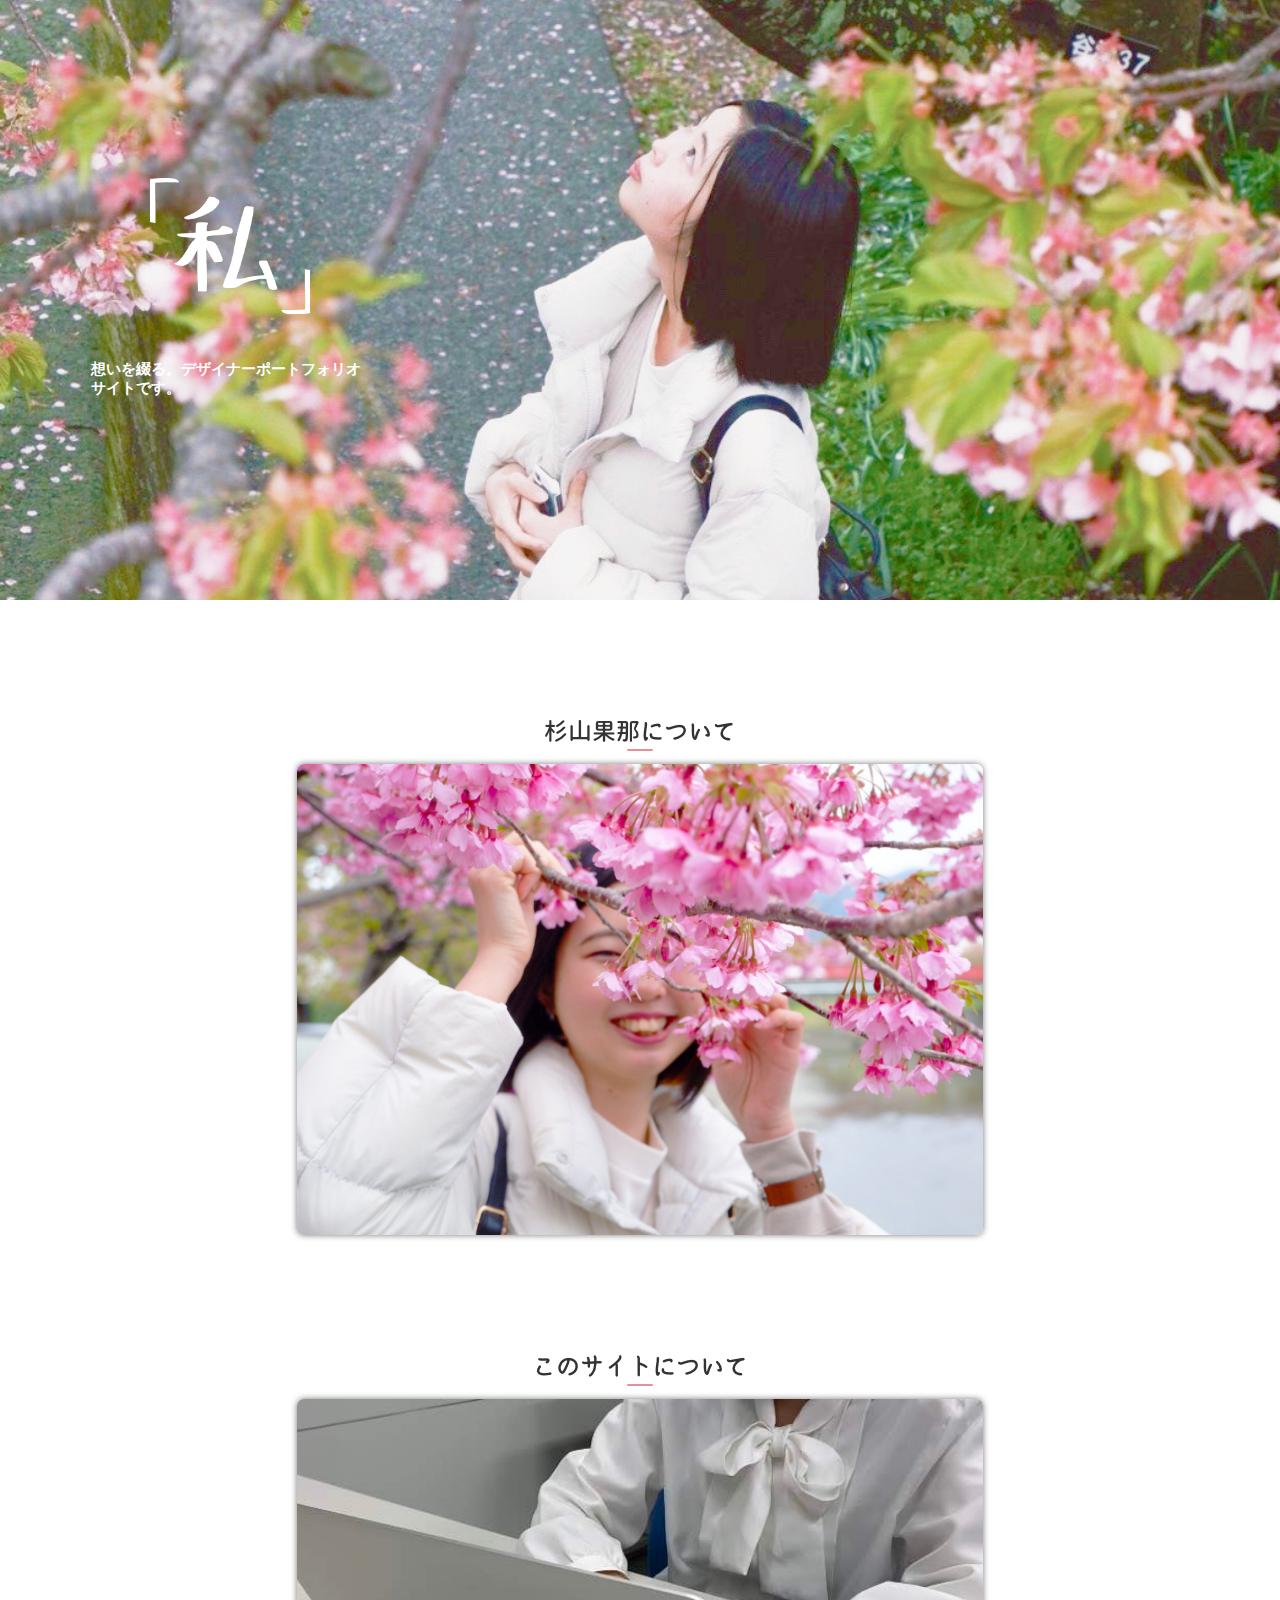
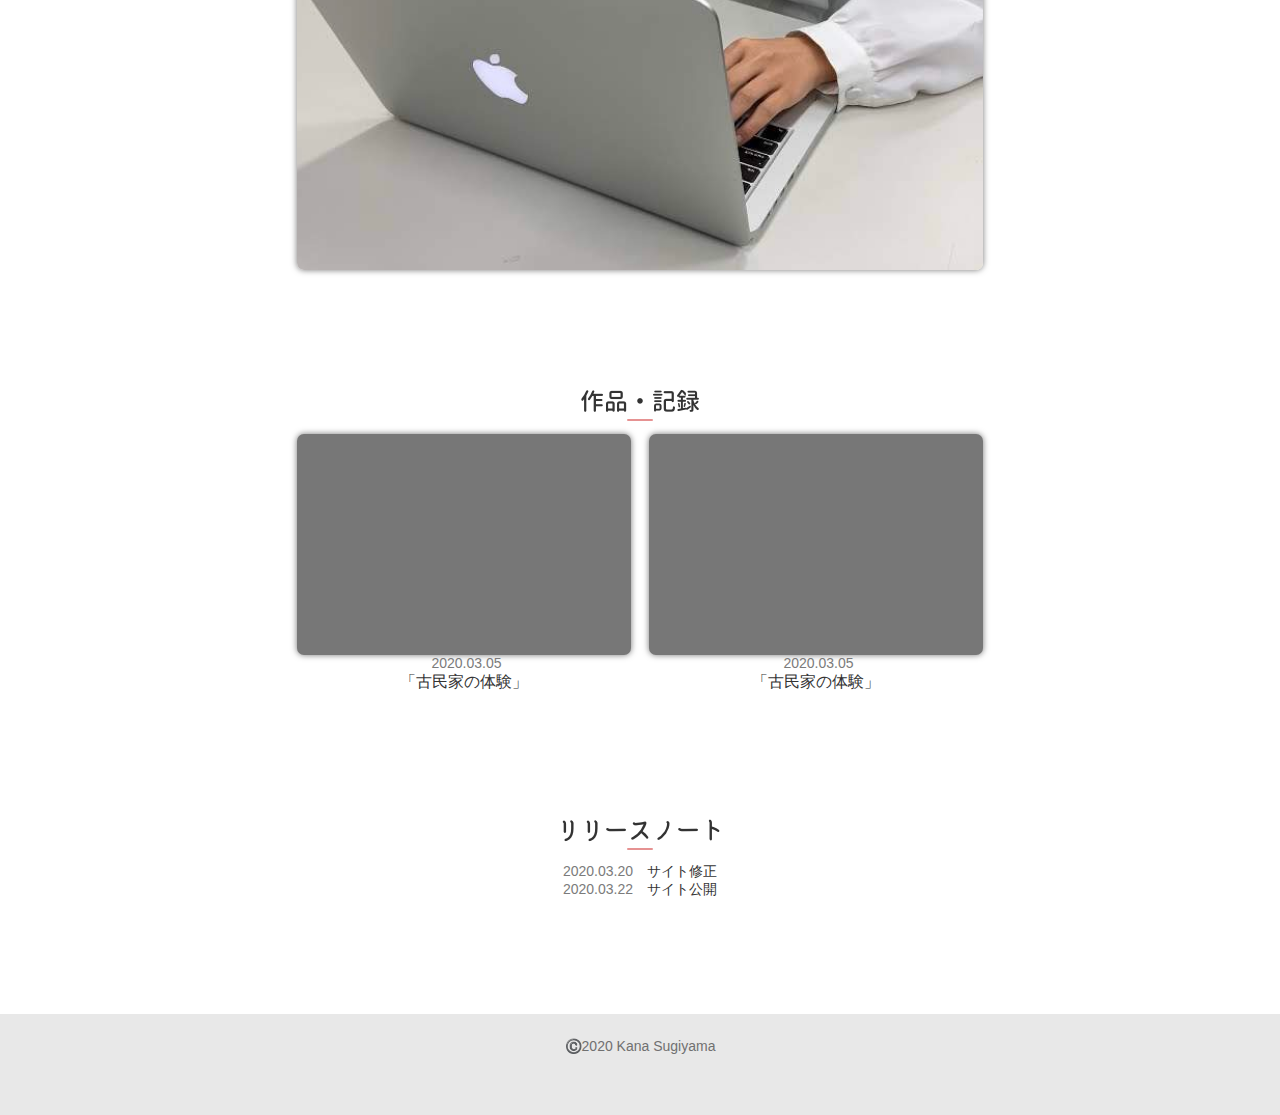
<file: index.html>
<!DOCTYPE html>
<html lang="ja">

<head>
    <meta charset="UTF-8">
    <title>杉山果那</title>
    <meta name="description" content="ポートフォリオサイト">

    <link rel="stylesheet" href="stylesheet.css">
    <meta name="viewport" content="width=device-width,initial-scale=1.0,minimum-scale=1.0">
    <link href="https://use.fontawesome.com/releases/v5.6.1/css/all.css" rel="stylesheet">
</head>

<body class="home">

<header>
<div class="header_rogo">
<!--「私』-->  
</div>

    <h2>
        想いを綴る。デザイナーポートフォリオサイトです。
    </h2>
</header>

<div id="wrapper">

<div class="title">
<img src="img/about_us.png" alt="杉山果那について">
</div>

<a href="about_me.html" target="_blank">
<div class="about_us">
   <!--私の写真--> 
</div>
</a>

<div class="title">
 <img src="img/site_about.png" alt="このサイトについて">
</div>
 
<a href="about_site.html" target="_blank">
<div class="about_site">
     <!--サイト製作中--> 
 </div>
</a>
        

 <div class="title">
<img src="img/record.png" alt="作品・記録">
</div>

<div class="about_record">

<div class="record1">

<a href="record.html" target="_blank">
<div class="record1_img">
<!--作品・記録１-->
</div>
</a> 

<p>
    2020.03.05
</p>
<h3>
    「古民家の体験」
</h3>
</div>


<div class="record2">

<a href="record.html" target="_blank">
<div class="record2_img">
<!--作品・記録２-->      
</div> 
</a>
        
 <p>
    2020.03.05
</p>
 <h3>
    「古民家の体験」
 </h3>
 </div>
</div>

<div class="title">
 <img src="img/riri.png" alt="リリースノート">
 </div>

<ul id="date">
    <li date-post-date="2020.03.20">サイト修正</li>
    <li date-post-date="2020.03.22">サイト公開</li>
</ul>

</div>

<footer>
 ©️2020 Kana Sugiyama
</footer>







</body>


</html>
</file>
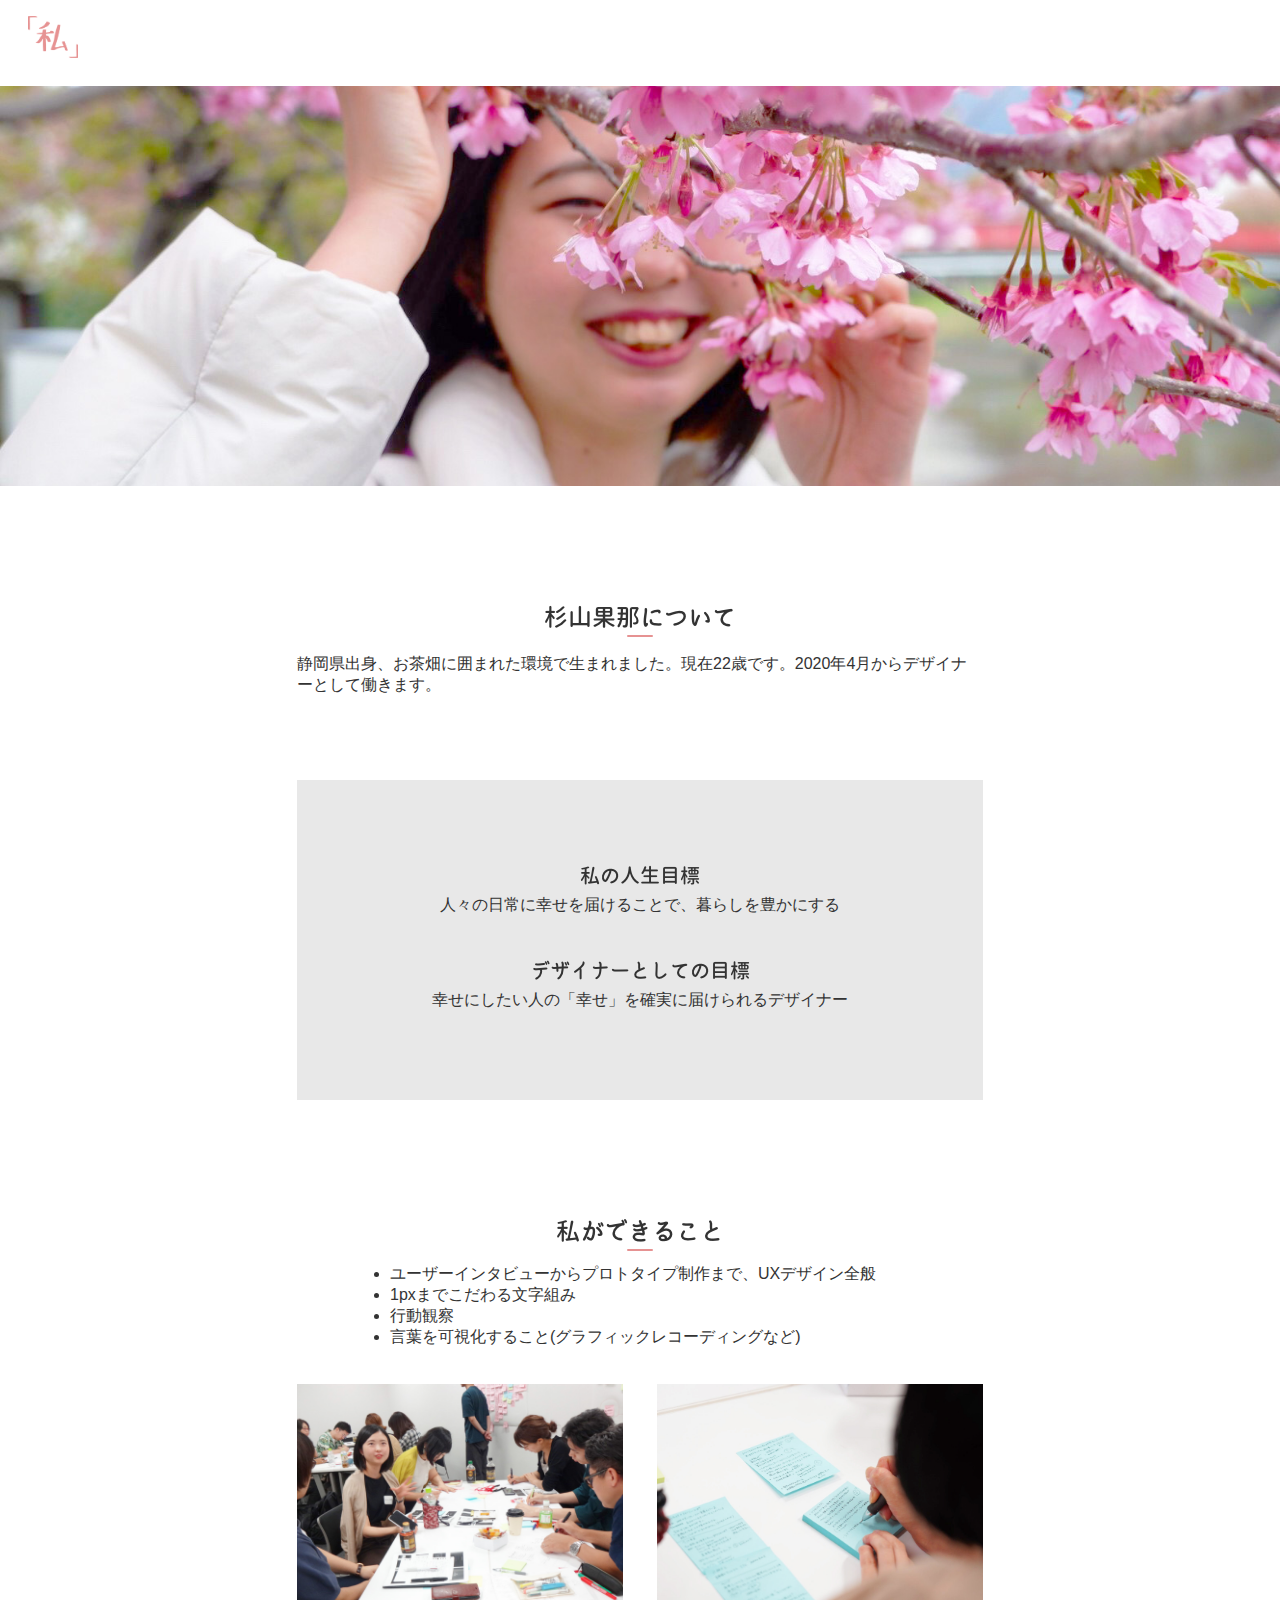
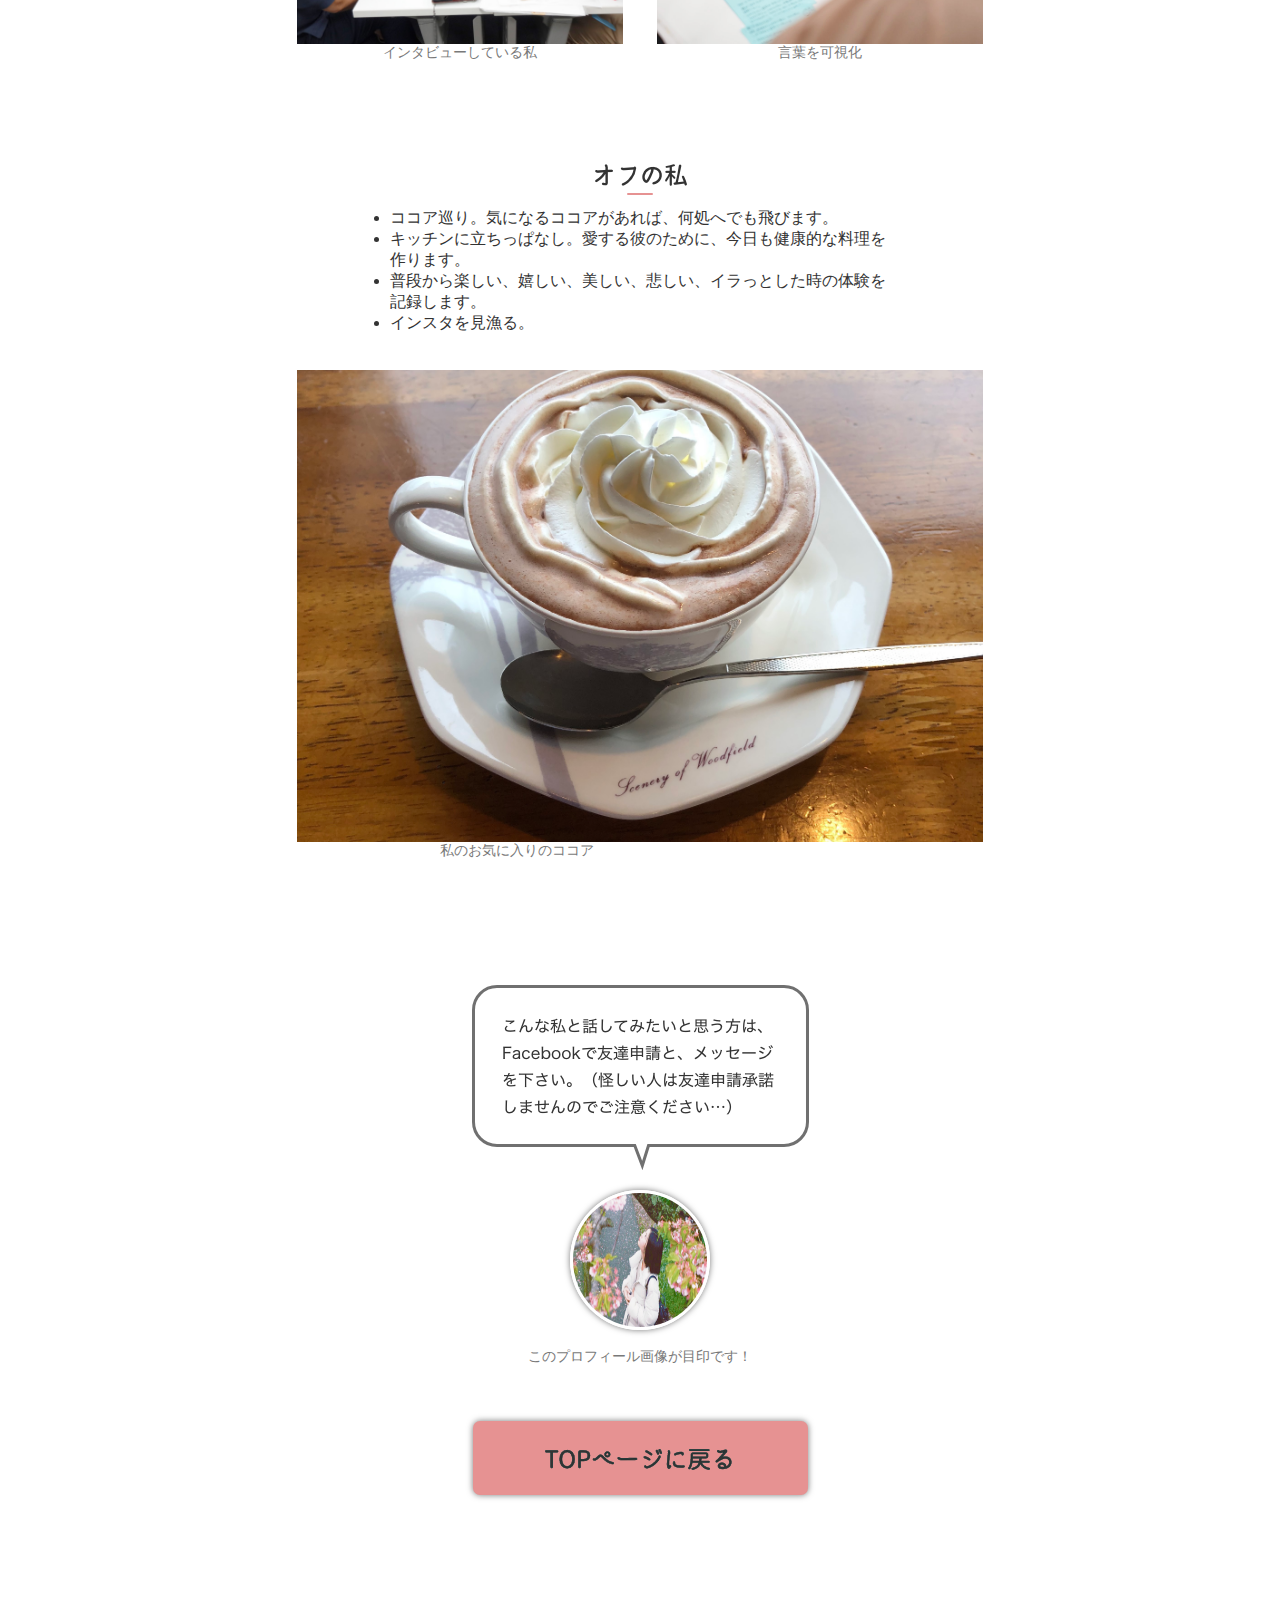
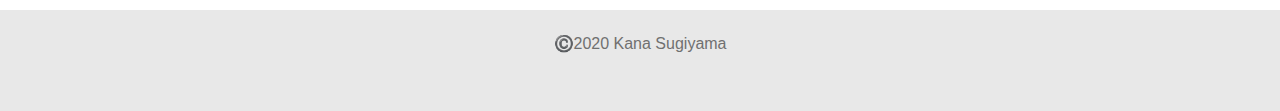
<file: about_me.html>
<!DOCTYPE html>
<html lang="ja">

<head>
    <meta charset="UTF-8">
    <title>杉山果那</title>
    <meta name="description" content="ポートフォリオサイト">

    <link rel="stylesheet" href="stylesheet.css">
    <meta name="viewport" content="width=device-width,initial-scale=1.0,minimum-scale=1.0">
    <link href="https://use.fontawesome.com/releases/v5.6.1/css/all.css" rel="stylesheet">
</head>

<body class="about_me">

<nav>
    <a href="index.html">
        <div class="nav_top"></div>
    </a>
</nav>
<header></header>




<div id="wrapper">
 
<div class="title">
<img src="img/about_us.png" alt="杉山果那について">
</div>

<div class="kana">
    <p>
        静岡県出身、お茶畑に囲まれた環境で生まれました。現在22歳です。2020年4月からデザイナーとして働きます。
    </p>
</div>

<div class="vision">
    <h2>
     <img src="img/vision.png" alt="私の人生目標">
    </h2>
    <p>
     人々の日常に幸せを届けることで、暮らしを豊かにする
    </p>

    <h2>
    <img src="img/desiner.png" alt="私の人生目標">
    </h2>
    <p>
     幸せにしたい人の「幸せ」を確実に届けられるデザイナー
     </p>

</div>


<div class="me">
<div class="title">
 <img src="img/skill.png" alt="私ができること">
</div>

<ul>
    <li>
    ユーザーインタビューからプロトタイプ制作まで、UXデザイン全般
    </li>
    <li>
    1pxまでこだわる文字組み
    </li>
    <li>
    行動観察
    </li>
    <li>
    言葉を可視化すること(グラフィックレコーディングなど)
    </li>

</ul>
</div>

<div class="me">
<div class="skill_content1">
<div class="skill1">
</div>
<p>
 インタビューしている私
</p>

</div>


<div class="skill_content2">
 <div class="skill2">
 </div>
 <p>
言葉を可視化
 </p>
</div>

<div class="clear"></div>

</div>


<div class="me">
<div class="title">
<img src="img/off.png" alt="オフの私">
</div>

<ul>
        <li>
        ココア巡り。気になるココアがあれば、何処へでも飛びます。
        <li>
        キッチンに立ちっぱなし。愛する彼のために、今日も健康的な料理を作ります。
        </li>
        <li>
         普段から楽しい、嬉しい、美しい、悲しい、イラっとした時の体験を記録します。
        </li>
        <li>
        インスタを見漁る。
        </li>
    
    </ul>
</div>

<div class="cocoa">
<div class="cocoa_img"></div>

<p>
    私のお気に入りのココア
</p>
</div>


<div class="contact">

    <img src="img/facebook.png" alt="連絡">

    <a href="https://www.facebook.com/sgymkana29">
    <img src="img/header.jpg" width="140px" height="140px" alt="目印" class="aicon">
    </a>
    <p>
    このプロフィール画像が目印です！
    </p>

</div>

<a href="index.html">
<div class="btn">
    <img src="img/top.png" alt="トップページへ戻る">
</div>
</a>


<footer>
        ©️2020 Kana Sugiyama
</footer>





</div>




</body>
</file>
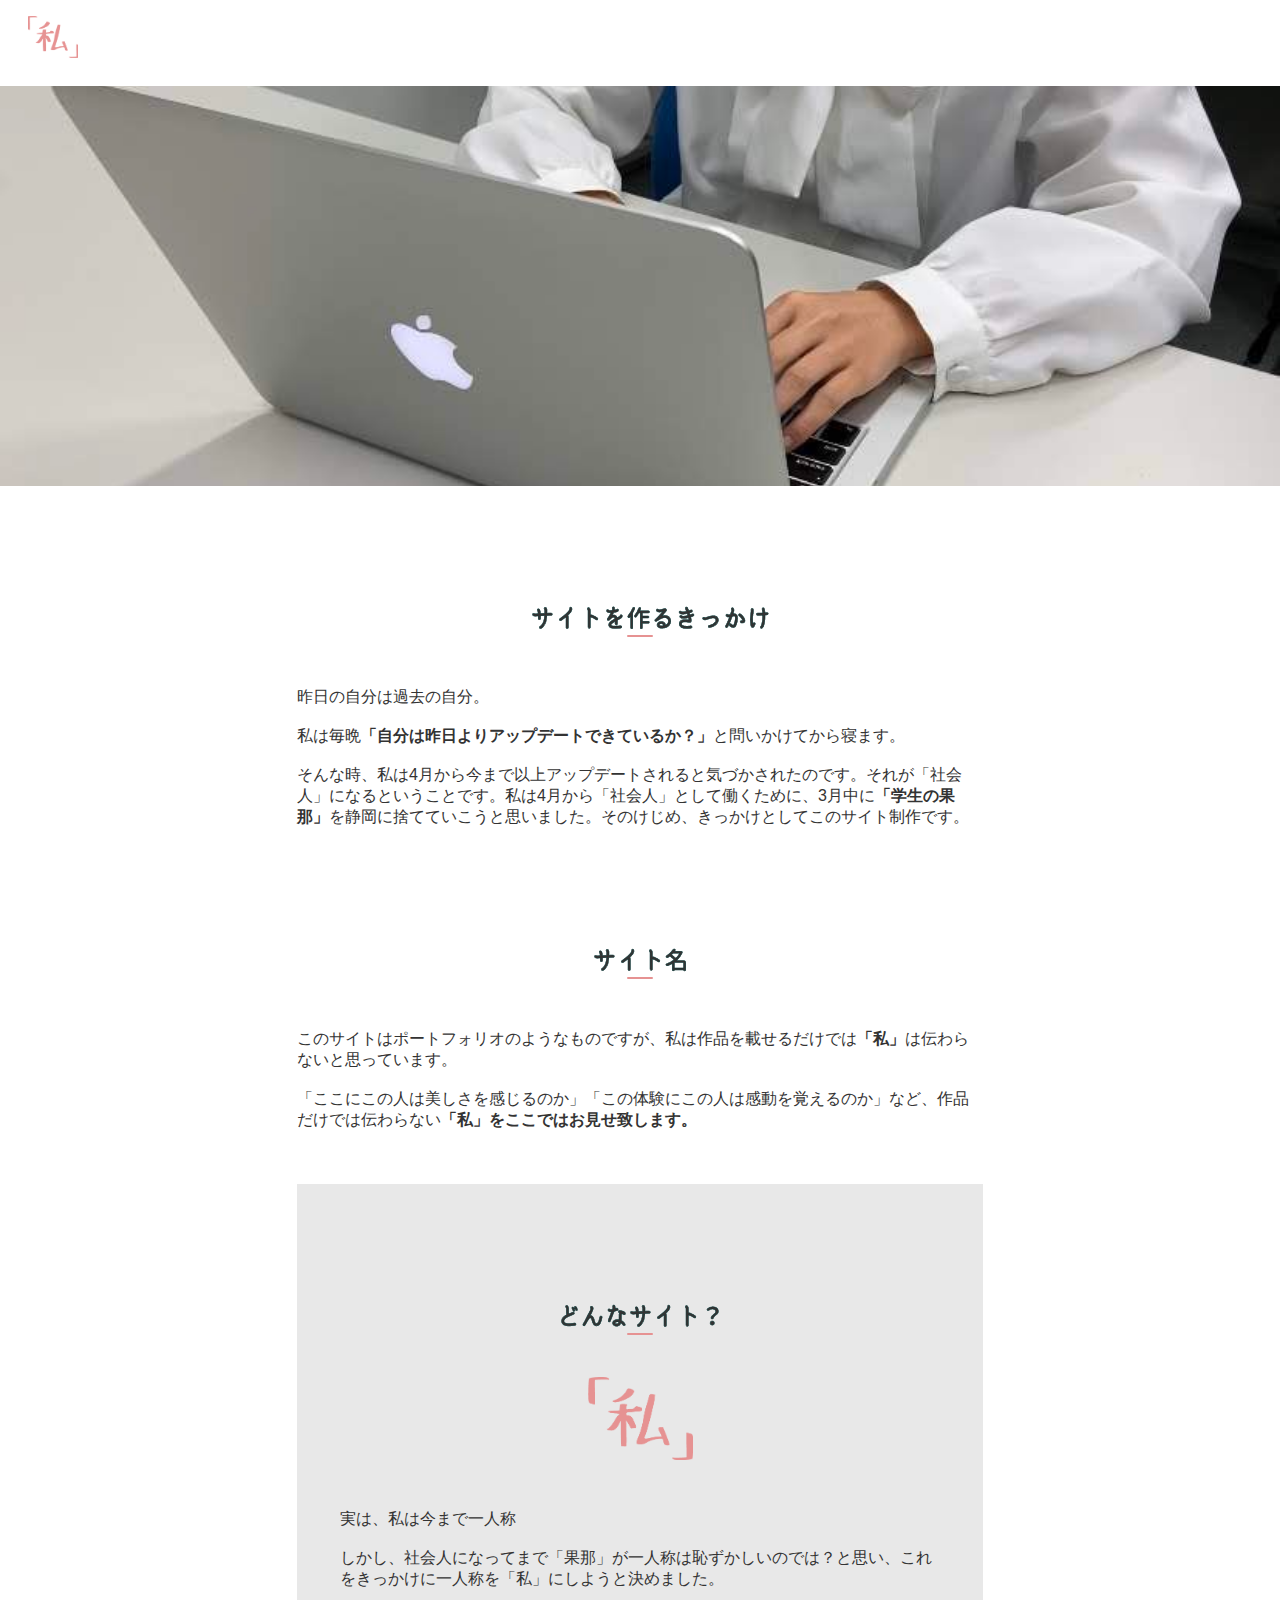
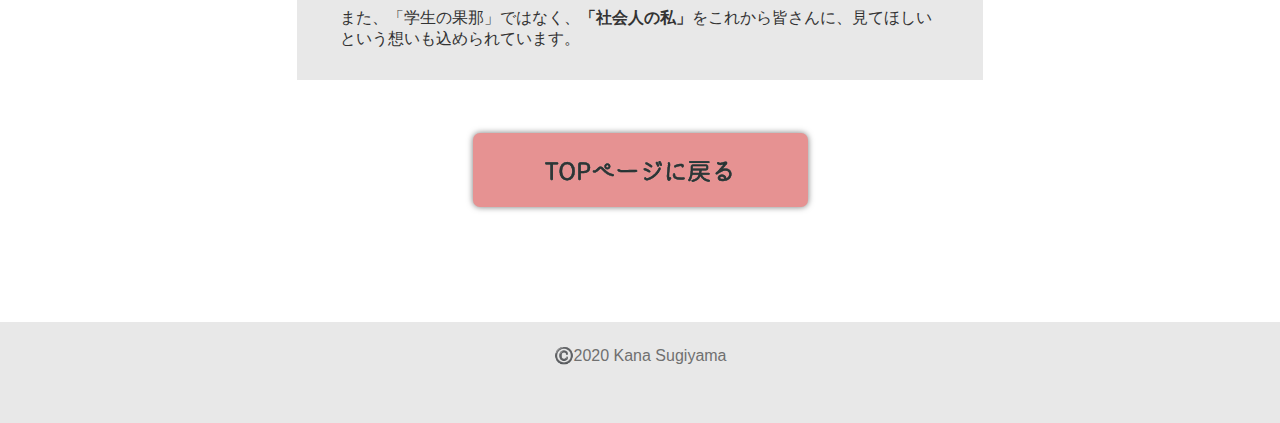
<file: about_site.html>
<!DOCTYPE html>
<html lang="ja">

<head>
    <meta charset="UTF-8">
    <title>杉山果那</title>
    <meta name="description" content="ポートフォリオサイト">

    <link rel="stylesheet" href="stylesheet.css">
    <meta name="viewport" content="width=device-width,initial-scale=1.0,minimum-scale=1.0">
    <link href="https://use.fontawesome.com/releases/v5.6.1/css/all.css" rel="stylesheet">
</head>

<body class="about_site">

<nav>
    <a href="index.html">
        <div class="nav_top"></div>
    </a>
</nav>
<header></header>

<div id="wrapper">

<div class="title">
<img src="img/timing1.png" alt="サイトを作るきっかけ">
 </div>
<div class="timing">
<p>
昨日の自分は過去の自分。<br>
<br>
私は毎晩<span>「自分は昨日よりアップデートできているか？」</span>と問いかけてから寝ます。
<br>
<br>
そんな時、私は4月から今まで以上アップデートされると気づかされたのです。それが「社会人」になるということです。私は4月から「社会人」として働くために、3月中に<span>「学生の果那」</span>を静岡に捨てていこうと思いました。そのけじめ、きっかけとしてこのサイト制作です。
</p>

</div>


<div class="title">
        <img src="img/timing2.png" alt="サイトを作るきっかけ">
         </div>
        <div class="timing">
        <p>
        このサイトはポートフォリオのようなものですが、私は作品を載せるだけでは<span>「私」</span>は伝わらないと思っています。
        <br>
        <br>
        「ここにこの人は美しさを感じるのか」「この体験にこの人は感動を覚えるのか」など、作品だけでは伝わらない<span>「私」をここではお見せ致します。</span>
        </p>
        
        </div>



 <div class="name">
 <div class="title">
 <img src="img/timing3.png" alt="サイトを作るきっかけ">
 </div>

<div class="watashi">
<img src="img/rogo_pink.png" width="105px" height="83px" alt="サイトの由来">
</div>

<p>
    実は、私は今まで一人称
    <br>
    <br>
    しかし、社会人になってまで「果那」が一人称は恥ずかしいのでは？と思い、これをきっかけに一人称を「私」にしようと決めました。
    <br>
    <br>
    また、「学生の果那」ではなく、<span>「社会人の私」</span>をこれから皆さんに、見てほしいという想いも込められています。
    </p>
                
</div>


<a href="index.html">
 <div class="btn">
<img src="img/top.png" alt="トップページへ戻る">
 </div>
 </a>
            
            
<footer>
©️2020 Kana Sugiyama
</footer>
            



</div>
</file>
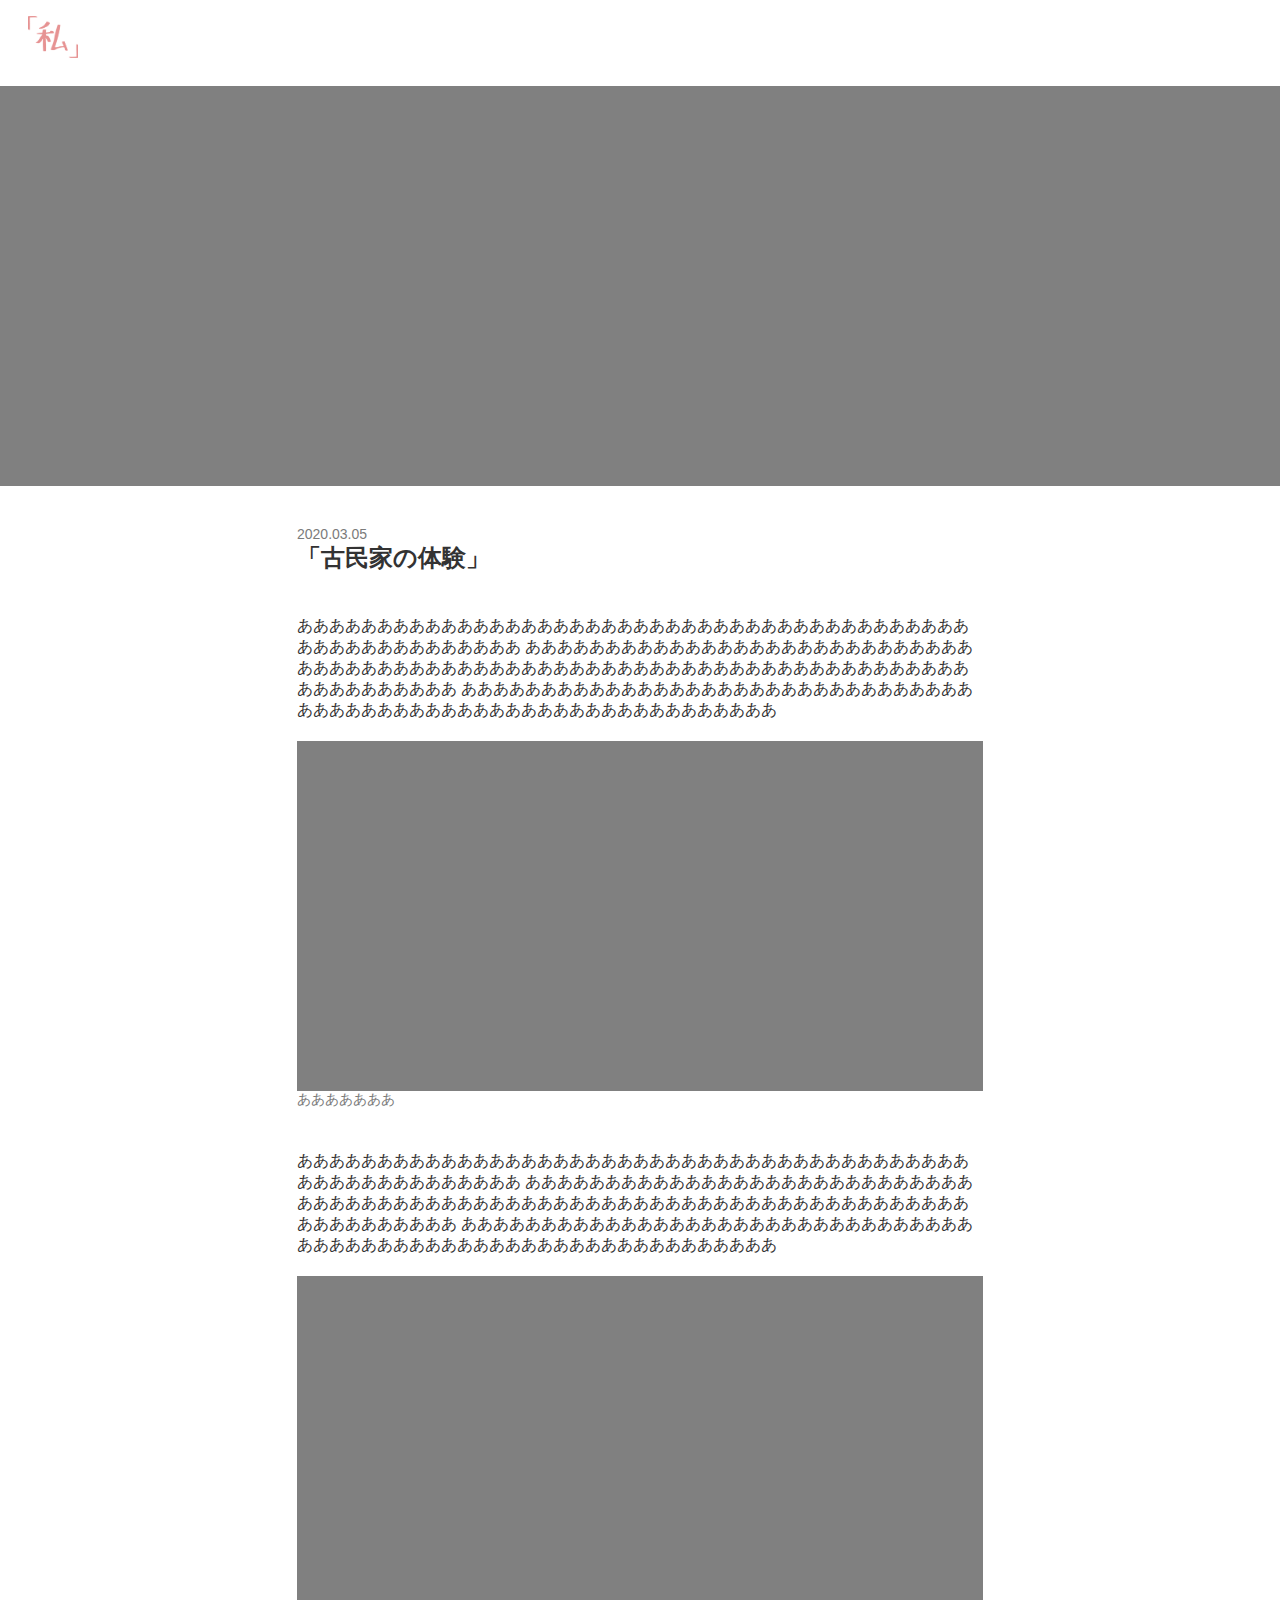
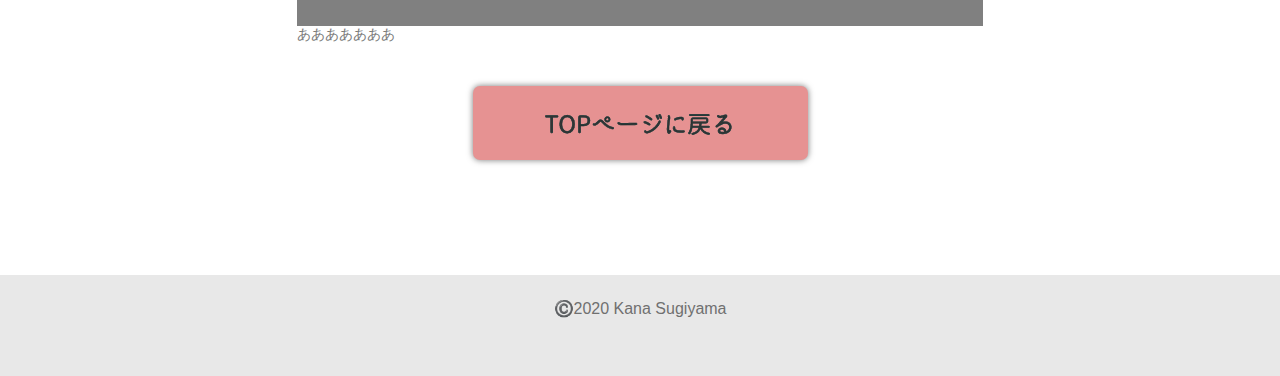
<file: record.html>
<!DOCTYPE html>
<html lang="ja">

<head>
    <meta charset="UTF-8">
    <title>杉山果那</title>
    <meta name="description" content="ポートフォリオサイト">

    <link rel="stylesheet" href="stylesheet.css">
    <meta name="viewport" content="width=device-width,initial-scale=1.0,minimum-scale=1.0">
    <link href="https://use.fontawesome.com/releases/v5.6.1/css/all.css" rel="stylesheet">
</head>

<body class="record">

    <nav>
     <a href="index.html">
     <div class="nav_top"></div>
    </a>
    </nav>
    <header></header>

<div id="wrapper">

<div class="heading">
    <h3>2020.03.05</h3>
    <h2>「古民家の体験」</h2>
</div>


<div class="re_content">
<p>
    ああああああああああああああああああああああああああああああああああああああああああああああああああああああああ ああああああああああああああああああああああああああああああああああああああああああああああああああああああああああああああああああああああああああああああああ ああああああああああああああああああああああああああああああああああああああああああああああああああああああああああああああ 
</p>

</div>

<div class="re_img">

</div>

<div class="heading2">
<h3>
あああああああ
</h3>
</div>

<div class="re_content">
<p>
    ああああああああああああああああああああああああああああああああああああああああああああああああああああああああ ああああああああああああああああああああああああああああああああああああああああああああああああああああああああああああああああああああああああああああああああ ああああああああああああああああああああああああああああああああああああああああああああああああああああああああああああああ 
</p>
</div>

<div class="re_img">

</div>
<div class="heading2">
<h3>
あああああああ
</h3>
</div>

<a href="index.html">
    <div class="btn">
   <img src="img/top.png" alt="トップページへ戻る">
    </div>
    </a>


               
</div>
    

<footer>
    ©️2020 Kana Sugiyama
    </footer>






</body>
</file>
<file: stylesheet.css>
*{
    box-sizing: border-box;
}

body{
    background: white;
    margin: 0;
    padding: 0;
    color: #333333;
    width: 375px;
    font-size: 14px;
    font-family: Verdana, Geneva, Tahoma, sans-serif;
}


#wrapper{
    width: 375px;
    padding: 0;
    margin: 0 auto;
    background: white;
}



.home header{
    background: url(img/header.jpg);
    width: 100vw;
    height: 317px;
    padding: 0;
    margin: 0 auto;
    color: white;
    background-position: 50% 50%;
    background-size: cover;
    position: relative;
}



.home .header_rogo{
    width: 90px;
    height: 77px;
    background: url(img/rogo_white.png);
    background-position: 50% 50%;
    background-size: cover;
    position: absolute;
    left: 49px;
    top: 87px;
    
}

.home header h2{
    width: 153px;
    height: 72px;
    position: absolute;
    top: 210px;
    left: 20px;
    margin: 0;
    padding: 0;
    font-size: 15px;
}



.title{
    width: 220px;
    height: 34px;
    margin: 48px auto 0 auto;
    padding-bottom: 3px;
    text-align: center;
    position: relative;
}

.home .title::before{
    content: '';
    position: absolute;
    left: 50%;
    bottom: -3px;
    display: inline-block;
    width: 26px;/*線の長さ*/
    height: 2px;/*線の太さ*/
    -webkit-transform: translateX(-50%);
    transform: translateX(-50%);/*位置調整*/
    background-color: #E69292;/*線の色*/
    border-radius: 2px;/*線の丸み*/
  }


.home .about_us{
    background: url(img/about_me.jpg);
    background-repeat: no-repeat;
    background-position: 50% 50%;
    background-size: cover;
    border-radius: 7px;
    width: 335px;
    height: 230px;
    margin: 16px auto 0 auto;
    padding: 0;
    box-shadow: 0 0 6px #777777;
}


.home .about_site{
    background: url(img/saito.JPG);
    background-repeat: no-repeat;
    background-position: 50% 50%;
    background-size: cover;
    border-radius: 7px;
    width: 335px;
    height: 230px;
    margin: 16px auto 0 auto;
    padding: 0;
    box-shadow: 0 0 6px #777777;
}




.home .about_record{
    width: 335px;
    height: 200px;
    margin: 16px auto 0 auto;
    padding: 0;
}

.home .record1{
    float: left;
    width: 163px;
    height: 200px;
    margin: 0;
    padding: 0;
}

.home .record1_img{
    background: #777777;
    width: 163px;
    height: 103px;
    border-radius: 7px;
    box-shadow: 0 0 6px #777777;
    padding: 0;
    margin: 0;
}

.home .record_content{
    width: 163px;
    height: 25px;
}


.home .record2{
    float: right;
    width: 163px;
    height: 200px;
    margin: 0;
    padding: 0;
}

.home .record2_img{
    background: #777777;
    float: right;
    width: 163px;
    height: 103px;
    border-radius: 7px;
    box-shadow: 0 0 6px #777777;
    padding: 0;
    margin: 0;
}


.home .about_record p{
    color: #7B7B7B;
    margin: 0;
    padding-left: 5px;
}

.home .about_record h3{
    margin: 0;
    padding: 0;
    font-weight: normal;
}



.home a :hover{
    opacity: 0.6;
}


.home #date{
    text-align: center;
    width: 335px;
    margin: 16px auto 0 auto;
    padding: 0;
}

.home #date li{
    text-decoration: none;
    list-style: none;
}

.home #date li::before{
    content: attr(date-post-date);
    color: #7B7B7B;
    margin-right: 1em;
}

footer{
    width: 375px;
    height: 50px;
    background: #E8E8E8;
    margin: 65px auto 0 auto;
    padding: 12px 0;
    text-align: center;
    color: #707070;
}


/**杉山果那について-----------------------------**/


.about_me{
    width: 375px;
    font-size: 16px;
    margin: 0;
    padding: 0;
}

nav{
    width: 375px;
    height: 60px;
    text-align: left;
    padding-left: 28px;
    margin: 0;
    background: white;
}

.nav_top{
    width: 40px;
    height: 32px;
    background: url(img/rogo_pink.png);
    background-position: 50% 50%;
    background-size: cover;
    margin-top: 16px;
    padding: 0;
}

.about_me header{
    background: url(img/about_me.jpg);
    width: 100vw;
    height: 293px;
    padding: 0;
    margin: 0 auto;
    color: white;
    background-position: 50% 50%;
    background-size: cover;
    position: relative;
}


.about_me .kana{
    width: 335px;
    height: 73px;
    margin: 20px auto 53px auto;
}

.about_me .vision{
    width: 375px;
    height: 230px;
    padding: 21px 20px 27px 20px;
    background: #E8E8E8;
    margin: 0 auto;
}

.about_me .vision h2{
    margin: 10px 0 0 0;
    font-weight: normal;
    padding: 0;
}

.about_me .vision p{
    padding: 0;
    margin: 0;
}



.about_me .me{
    width: 335px;
    padding: 0;
    margin: 0 auto;
}

.about_me ul{
    padding: 0 25px;
}







.about_me .skill_content1{
    float: left;
    width: 163px;
    height: 130px;
    margin: 0;
    padding: 0;
    color: #797979;
    font-size: 14px;
}

.about_me .skill1{
    background: url(img/skill1.jpg);
    width: 163px;
    height: 103px;
    background-position: 50% 50%;
    background-size: cover;
    background-repeat: no-repeat;
}



.about_me .skill_content2{
    float: right;
    width: 163px;
    height: 130px;
    margin: 0;
    padding: 0;
    color: #797979;
    font-size: 14px;
}



.about_me .skill2{
    background: url(img/skill2.jpg);
    width: 163px;
    height: 103px;
    background-position: 50% 50%;
    background-size: cover;
    background-repeat: no-repeat;
}


.about_me .skill_content2 p{
    padding: 6 0 0 0;
    margin: 0;
}

.about_me .skill_content1 p{
    padding: 6 0 0 0;
    margin: 0;
}


.clear{
    clear: both;
}


.cocoa{
    width: 375px;
    margin: 0 auto;
    padding: 0;
}

.cocoa_img{
    background: url(img/cocoa.JPG);
    background-position: 50% 50%;
    background-size: cover;
    width: 334px;
    height: 236px;
    margin: 0 auto;
}


.cocoa p{
    width: 334px;
    margin: 0 auto;
    color: #797979;
    font-size: 14px;
    text-align: left;
}


.contact{
    width: 375px;
    margin: 125px auto 55px auto;
    padding: 0;
    text-align: center;
    color: #797979;
}

.aicon{
    border-radius: 50%;
    border: 3px solid white;
    box-shadow: 0 0 6px #777777;
    margin: 15px auto 0 auto;
}

.contact p{
    margin: 14px auto 0 auto;
    font-size: 14px;
}


.btn{
    width: 335px;
    height: 74px;
    margin: 0 auto;
    border-radius: 7px;
    background: #E69292;
    text-align: center;
    box-shadow: 0 0 6px #777777;
}

.btn img{
    margin: 20px auto;
}





/**このサイトについて--------------------------**/

.about_site{
    width: 375px;
    font-size: 16px;
    margin: 0;
    padding: 0;
}

nav{
    width: 375px;
    height: 60px;
    text-align: left;
    padding-left: 28px;
    margin: 0;
    background: white;
}

.nav_top{
    width: 40px;
    height: 32px;
    background: url(img/rogo_pink.png);
    background-position: 50% 50%;
    background-size: cover;
    margin-top: 16px;
    padding: 0;
}

.about_site header{
    background: url(img/saito.JPG);
    width: 100vw;
    height: 293px;
    padding: 0;
    margin: 0 auto;
    color: white;
    background-position: 50% 50%;
    background-size: cover;
    position: relative;
}


.about_site .timing{
    width: 335px;
    margin: 20px auto 53px auto;
}

.about_site span{
    font-weight: bold;
}

.about_site .name{
    width: 375px;
    margin: 20px auto 53px auto;
    background: #E8E8E8;
    padding: 26px 0;
    text-align: center;
}

.about_site .watashi{
    margin: 35px 0;
}

.about_site .name p{
    width: 335px;
    text-align: left;
    margin: 0 auto;
}


/**作品・記憶-------------------------------**/


.record{
    width: 375px;
    font-size: 16px;
    margin: 0;
    padding: 0;
    text-align: left;
}

.record header{
    background: gray;
    width: 100vw;
    height: 293px;
    padding: 0;
    margin: 0 auto;
    color: white;
    background-position: 50% 50%;
    background-size: cover;
    position: relative;
}

.record .heading{
    width: 197px;
    height: 50px;
    margin: 10px 0px 20px 22px;
}

.record .heading2{
    width: 197px;
    height: 20px;
    margin-left: 22px;
    margin-bottom: 20px;
}

.record .heading2 h3{
    padding: 0;
    margin: 0;
}

.record h3{
    color: #7B7B7B;
    font-size: 14px;
    font-weight: normal;
    margin: 0;
    padding: 0;
}

.record h2{
    font-size: 24px;
    margin: 0;
    padding: 0;
}




.record .re_content{
    width: 335px;
    margin: 20px auto 20px auto;
}

.record .re_img{
    width: 335px;
    height: 175px;
    margin: 0 auto;
    background: gray;
}




















/**PC**------------------------------------------**/


@media screen and (min-width: 767px)  {/*ウィンドウ幅が767px以上の場合に適用*/

    .home body{
        background: white;
        margin: 0;
        padding: 0;
        color: #333333;
        width: 767px;
        font-size: 14px;
        font-family: Verdana, Geneva, Tahoma, sans-serif;
    }
    
    /**
    #wrapper{
        width: 375px;
        padding: 0;
        margin: 0 auto;
        background: white;
    }
    **/
    
    
    .home header{
        background: url(img/header.jpg);
        width: 100vw;
        height: 600px;
        padding: 0;
        margin: 0 auto;
        color: white;
        background-position: 50% 50%;
        background-size: cover;
        position: relative;
    }
    
    
    
    .home .header_rogo{
        width: 160px;
        height: 136px;
        background: url(img/rogo_white.png);
        background-position: 50% 50%;
        background-size: cover;
        position: absolute;
        left: 150px;
        top: 178px;
        
    }
    
    .home header h2{
        width: 280px;
        height: 47px;
        position: absolute;
        top: 360px;
        left: 91px;
        margin: 0;
        padding: 0;
        font-size: 15px;
    }
    
    
    .home #wrapper{
        width: 100vw;
        margin: 0 auto;
        padding: 0;
        text-align: center;
    }
    
    .title{
        width: 220px;
        height: 34px;
        margin: 114px auto 0 auto;
        padding-bottom: 3px;
        text-align: center;
        position: relative;
    }
    
    .title::before{
        content: '';
        position: absolute;
        left: 50%;
        bottom: -3px;
        display: inline-block;
        width: 26px;/*線の長さ*/
        height: 2px;/*線の太さ*/
        -webkit-transform: translateX(-50%);
        transform: translateX(-50%);/*位置調整*/
        background-color: #E69292;/*線の色*/
        border-radius: 2px;/*線の丸み*/
      }
    
    
    .home .about_us{
        background: url(img/about_me.jpg);
        background-repeat: no-repeat;
        background-position: 50% 50%;
        background-size: cover;
        border-radius: 7px;
        width:  686px;
        height: 471px;
        margin: 16px auto 0 auto;
        padding: 0;
        box-shadow: 0 0 6px #777777;
    }
    
    
    .home .about_site{
        background: url(img/saito.JPG);
        background-repeat: no-repeat;
        background-position: 50% 50%;
        background-size: cover;
        border-radius: 7px;
        width:  686px;
        height: 471px;
        margin: 16px auto 0 auto;
        padding: 0;
        box-shadow: 0 0 6px #777777;
    }
    
    
    
    
    .home .about_record{
        width: 686px;
        height: 265px;
        margin: 16px auto 0 auto;
        padding: 0;
    }
    
    .home .record1{
        float: left;
        width: 334px;
        height: 265px;
        margin: 0;
        padding: 0;
    }
    
    .home .record1_img{
        background: #777777;
        width: 334px;
        height: 221px;
        border-radius: 7px;
        box-shadow: 0 0 6px #777777;
        padding: 0;
        margin: 0;
    }
    
    .home .record_content{
        width: 334px;
        height: 54px;
    }
    
    
    .home .record2{
        float: right;
        width: 334px;
        height: 265px;
        margin: 0;
        padding: 0;
    }
    
    .home .record2_img{
        background: #777777;
        float: right;
        width: 334px;
        height: 221px;
        border-radius: 7px;
        box-shadow: 0 0 6px #777777;
        padding: 0;
        margin: 0;
    }
    
    
    .home .about_record p{
        color: #7B7B7B;
        margin: 0;
        padding-left: 5px;
    }
    
    .home .about_record h3{
        margin: 0;
        padding: 0;
        font-weight: normal;
    }
    
    
    
    .home a :hover{
        opacity: 0.6;
    }
    
    
    .home #date{
        text-align: center;
        width: 335px;
        margin: 16px auto 0 auto;
        padding: 0;
    }
    
    .home #date li{
        text-decoration: none;
        list-style: none;
    }
    
    .home #date li::before{
        content: attr(date-post-date);
        color: #7B7B7B;
        margin-right: 1em;
    }
    
    footer{
        width: 100vw;
        height: 101px;
        background: #E8E8E8;
        margin: 115px auto 0 auto;
        padding: 24px 0;
        text-align: center;
        color: #707070;
    }







/**杉山果那について-----------------------------**/
.about_me body{
    background: white;
    margin: 0;
    padding: 0;
    color: #333333;
    width: 767px;
    font-size: 14px;
    font-family: Verdana, Geneva, Tahoma, sans-serif;
    overflow: hidden;
}


.about_me #wrapper{
    width: 100vw;
    margin: 0 auto;
    padding: 0;
    text-align: center;
}



.about_me{
    width: 100vw;
    font-size: 16px;
    margin: 0;
    padding: 0;
}

nav{
    width: 100vw;
    height: 70px;
    text-align: left;
    padding-left: 28px;
    margin: 0;
    background: white;
}

.nav_top{
    width: 50px;
    height: 42px;
    background: url(img/rogo_pink.png);
    background-position: 50% 50%;
    background-size: cover;
    margin-top: 16px;
    padding: 0;
}

.about_me header{
    background: url(img/about_me.jpg);
    width: 100vw;
    height: 400px;
    padding: 0;
    margin: 0 auto;
    color: white;
    background-position: 50% 50%;
    background-size: cover;
    position: relative;
}


.about_me .kana{
    width: 686px;
    margin: 20px auto 53px auto;
}

.about_me .kana p{
    text-align: left;
}



.about_me .vision{
    width: 686px;
    height: 320px;
    padding: 41px 40px 47px 40px;
    background: #E8E8E8;
    margin: 0 auto;
}

.about_me .vision h2{
    margin: 40px 0 0 0;
    font-weight: normal;
    padding: 0;
}

.about_me .vision p{
    padding: 0;
    margin: 0;
}



.about_me .me{
    width: 686px;
    padding: 0;
    margin: 0 auto;
}

.about_me ul{
    width: 600px;
    padding: 0 50px;
    text-align: left;
    margin: 16px auto 36px auto;
}







.about_me .skill_content1{
    float: left;
    width: 326px;
    height: 260px;
    margin: 0;
    padding: 0;
    color: #797979;
    font-size: 14px;
}

.about_me .skill1{
    background: url(img/skill1.jpg);
    width: 326px;
    height: 260px;
    background-position: 50% 50%;
    background-size: cover;
    background-repeat: no-repeat;
}



.about_me .skill_content2{
    float: right;
    width: 326px;
    height: 260px;
    margin: 0;
    padding: 0;
    color: #797979;
    font-size: 14px;
}



.about_me .skill2{
    background: url(img/skill2.jpg);
    width: 326px;
    height: 260px;
    background-position: 50% 50%;
    background-size: cover;
    background-repeat: no-repeat;
}


.about_me .skill_content2 p{
    padding: 6 0 0 0;
    margin: 0;
}

.about_me .skill_content1 p{
    padding: 6 0 0 0;
    margin: 0;
}


.clear{
    clear: both;
}


.cocoa{
    width: 686px;
    margin: 0 auto;
    padding: 0;
}

.cocoa_img{
    background: url(img/cocoa.JPG);
    background-position: 50% 50%;
    background-size: cover;
    width: 686px;
    height: 472px;
    margin: 0 auto;
}





.cocoa p{
    width: 400px;
    margin: 0 auto;
    color: #797979;
    font-size: 14px;
    text-align: left;
}


.contact{
    width: 400px;
    margin: 125px auto 55px auto;
    padding: 0;
    text-align: center;
    color: #797979;
}

.aicon{
    border-radius: 50%;
    border: 3px solid white;
    box-shadow: 0 0 6px #777777;
    margin: 15px auto 0 auto;
}

.contact p{
    margin: 14px auto 0 auto;
    font-size: 14px;
}


.btn{
    width: 335px;
    height: 74px;
    margin: 0 auto;
    border-radius: 7px;
    background: #E69292;
    text-align: center;
}

.btn img{
    margin: 20px auto;
}







/**このサイトについて--------------------------**/

.about_site{
    width: 100vw;
    font-size: 16px;
    margin: 0;
    padding: 0;
}


.about_site header{
    background: url(img/saito.JPG);
    width: 100vw;
    height: 400px;
    padding: 0;
    margin: 0 auto;
    color: white;
    background-position: 50% 50%;
    background-size: cover;
    position: relative;
}


.about_site #wrapper{
    width: 100vw;
    margin: 0 auto;
    padding: 0;
    text-align: center;
}

.about_site #wrapper p{
    text-align: left;
}


.about_site .timing{
    width: 686px;
    margin: 53px auto 53px auto;
}

.about_site span{
    font-weight: bold;
}

.about_site .name{
    width: 686px;
    margin: 20px auto 53px auto;
    background: #E8E8E8;
    padding: 0.3px 0 30px 0;
    text-align: center;
}

.about_site .watashi{
    margin: 45px 0;
}

.about_site .name p{
    width: 600px;
    margin: 0 auto;
}




/**作品・記憶----------------------------------**/ 



.record{
    width: 100vw;
    font-size: 16px;
    margin: 0;
    padding: 0;
    text-align: left;
}

.record #wrapper{
    width: 686px;
    margin: 0 auto;
    padding: 0;
    text-align: center;
}

.record header{
    background: gray;
    width: 100vw;
    height: 400px;
    padding: 0;
    margin: 0 auto;
    color: white;
    background-position: 50% 50%;
    background-size: cover;
    position: relative;
}

.record .heading{
    width: 197px;
    height: 50px;
    text-align: left;
    margin: 40px 0;
}

.record .heading2{
    width: 197px;
    height: 20px;
    margin-left: 0px;
    text-align: left;
    margin-bottom: 40px;
}

.record .heading2 h3{
    padding: 0;
    margin: 0;
    text-align: left;
}

.record h3{
    color: #7B7B7B;
    font-size: 14px;
    font-weight: normal;
    margin: 0;
    padding: 0;
    text-align: left;
}

.record h2{
    font-size: 24px;
    margin: 0;
    padding: 0;
    text-align: left;
}




.record .re_content{
    width: 686px;
    margin: 40px auto 20px auto;
    text-align: left;
}

.record .re_img{
    width: 686px;
    height: 350px;
    margin: 0 auto;
    background: gray;
}

















}
</file>
